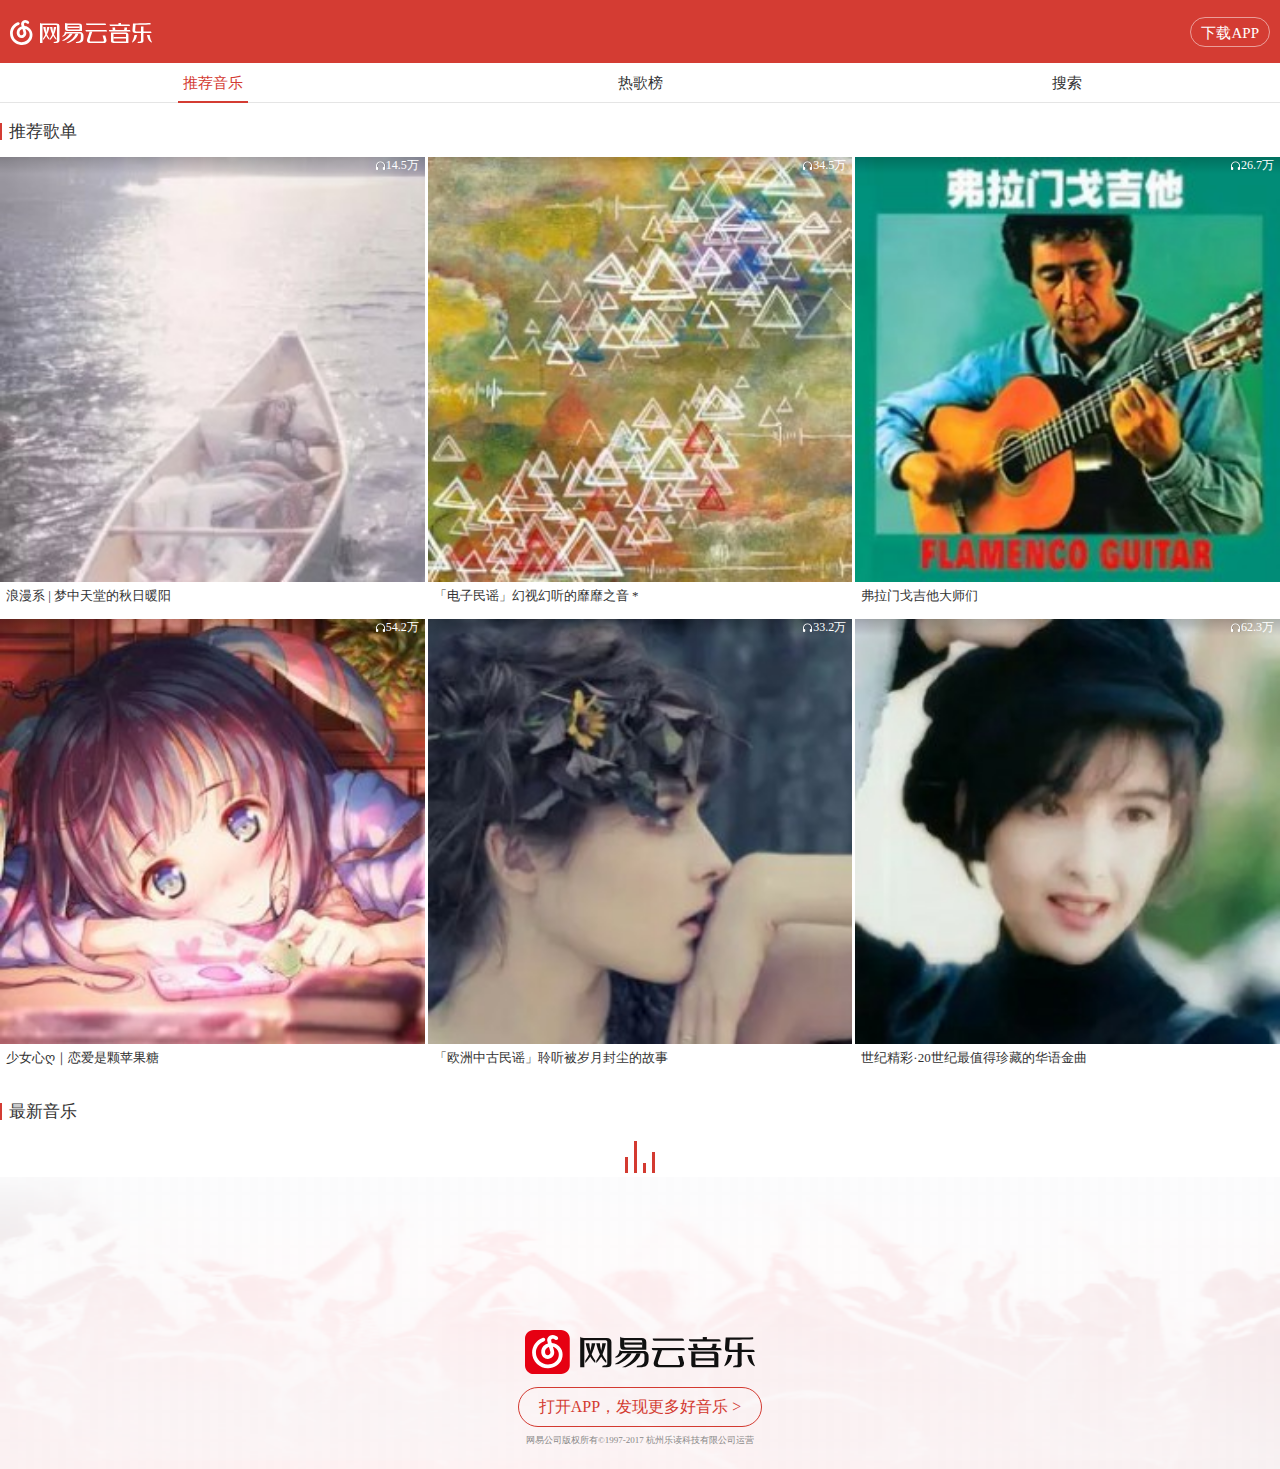
<file: index.html>
<!DOCTYPE html>
<html lang="zh">

<head>
  <meta charset="UTF-8">
  <meta name="viewport" content="width=device-width, initial-scale=1.0, minimum-scale=1.0, maximum-scale=1.0, user-scalable=no">
  <meta http-equiv="X-UA-Compatible" content="ie=edge">
  <title>NetEaseMusic</title>
  <link rel="stylesheet" href="./css/index.css">
  <script src="https://at.alicdn.com/t/font_432329_u6ygpv3t826mkj4i.js"></script>
</head>

<body>
  <header class="topBar">
    <svg class="logo" xmlns="http://www.w3.org/2000/svg" viewBox="0 0 284 50">
      <g fill="#fff">
        <path d="m36.37 14.412c-2.115-1.367-4.707-2.117-7.377-2.251l-.595-2.174.018.021c-.023-.064-.043-.127-.063-.189l-.176-.643c-.406-1.86.333-2.748.713-3.067.064-.048.131-.097.204-.145 1.74-1.154 4.218.695 4.357.804 1.1 1.055 3.112 1.315 4.198.236 1.098-1.091.836-3.132-.261-4.223-1.708-1.698-6.95-4.426-11.41-1.467-4.01 2.659-4.09 6.402-3.431 8.565l.8 2.927c-1.339.383-2.624.933-3.797 1.647-4.391 2.676-6.594 7.192-6.04 12.391.564 5.335 4.575 9.208 9.536 9.208 5.267 0 9.551-4.262 9.551-9.501-.071-1.251-.057-1.236-.226-2.354-.165-1.091-1.783-6.218-1.783-6.218.994.229 1.923.602 2.725 1.12 9.06 5.856 5.289 15.176 5.118 15.583-2.495 5.954-7.934 9.509-14.923 9.754-4.555.16-8.919-1.535-12.289-4.772-3.554-3.41-5.591-8.189-5.591-13.11 0-7.414 4.687-14.14 11.662-16.749 1.453-.542 2.625-2.087 1.822-3.881-.632-1.41-2.344-1.895-3.796-1.352-9.156 3.418-15.307 12.251-15.307 21.981 0 6.43 2.664 12.675 7.308 17.14 4.283 4.111 9.793 6.349 15.595 6.349.264 0 .529-.004.793-.014 9.142-.32 16.585-5.251 19.9-13.164 2.071-4.807 3.225-15.684-7.231-22.445m-9.396 12.139c0 2.157-1.764 3.911-3.933 3.911-2.407 0-3.734-2.179-3.949-4.204-.408-3.861 1.619-5.959 3.392-7.04.719-.438 1.509-.781 2.335-1.029 0 0 1.912 6.05 2.061 6.99.164 1.037.094 1.372.094 1.372"></path>
        <path d="m80.12 40.04c0 0-.333-2.724 0-3.144 7.73-9.758 7.56-22.887 7.56-22.887h4.738c-.082.452-2.448 16.971-12.298 26.03"></path>
        <path d="m92.85 40.04c0 0 .333-2.724 0-3.144-7.729-9.758-8.131-22.887-8.131-22.887h-4.739c.082.452 3.02 16.971 12.87 26.03"></path>
        <path d="m66.12 40.04c0 0-.332-2.724 0-3.144 7.711-9.758 8.138-22.887 8.138-22.887h4.727c-.081.452-3.038 16.971-12.865 26.03"></path>
        <path d="m78.82 40.04c0 0 .332-2.724 0-3.144-7.71-9.758-7.515-22.887-7.515-22.887h-4.728c.081.452 2.417 16.971 12.243 26.03"></path>
        <path d="m93.1 6.82l-28.11.201c-3.618-.045-5-.822-5-2.01 0 .757 0 37.4 0 41.02l5-.006v-36h26c1.756 0 3 .17 3 2v29c0 1.688-1.27 2.27-6.06 2.818-.408.047-.708 2.188-.708 2.188h5.881c3.547 0 5.881-1.355 5.881-5.428v-28.351c.0001-4.072-2.333-5.428-5.88-5.428"></path>
        <path d="m154.33 10.02h37.67c-.106-1.835-.617-3.01-2.354-3.01h-37.67c.106 1.833.618 3.01 2.354 3.01"></path>
        <path d="m191.6 20.02h-40.624c.108 1.835.627 3.01 2.39 3.01h40.623c-.108-1.835-.628-3.01-2.389-3.01"></path>
        <path fill-rule="evenodd" d="m232 37.03h-25.01v-3.01h25.01v3.01"></path>
        <path d="m221.98 10.02v-3.996h-5v3.995h5"></path>
        <path d="m237.61 9.03h-38.613c.107 1.816.623 2.979 2.376 2.979h38.614c-.107-1.817-.623-2.979-2.377-2.979"></path>
        <path d="m238.62 20.05h-40.771c.106 1.835.619 3.01 2.363 3.01h40.771c-.107-1.836-.619-3.01-2.363-3.01"></path>
        <path d="m192.76 39.03c-.751-2.811-2.252-8.094-2.252-8.094h-5.314c0 0 1.721 6.03 2.406 8.371.337 1.148.185 1.649.104 2.265-.21 1.587-.896 1.433-2.51 1.433h-23.03c-2.757 0-3.196-2.519-2.805-3.695 1.51-4.541 5.313-16.293 5.313-16.293h-5.313c0 0-3.673 11.45-5.153 16.01-.364 1.123-.271 2.446-.16 2.994.595 2.951 2.752 3.998 5.757 3.998h27.749c3 0 4.677-1.048 5.271-3.999.108-.549.332-1.493-.068-2.994"></path>
        <path d="m230.34 24.87h-24.816c-2.188.021-3.546-.115-3.546-.602 0 0 0 14.237 0 17.453 0 4.063 1.755 4.212 5.317 4.212h29.545v-16.248c0-4.064-2.936-4.815-6.5-4.815m1.65 5.563v12.585h-22.665c-1.747 0-2.343-.427-2.343-1.798v-13.185h22.08c1.748 0 2.928-.157 2.928 1.198v1.2"></path>
        <path d="m210.24 17.581v-.642-1.926h-5.235v1.926c0 1.534.444 3.056.974 4.086h7.02c-1.736 0-2.762-1.495-2.762-3.444"></path>
        <path d="m233.98 16.939v-1.926h-5.236v1.926.642c0 1.949-1.023 3.444-2.764 3.444h7.03c.53-1.029.967-2.551.967-4.086"></path>
        <path d="m261.99 13.02v28c0 1.704-.629 2.146-5.625 2.702-.426.047-1.377 2.285-1.377 2.285h6.276c3.407 0 5.726-.923 5.718-4.341-.018-8 0-28.638 0-28.638l-4.992-.008"></path>
        <path d="m283.82 44.12c.38.664 0 .904 0 .904-3.755-.994-8.592-6.405-9.842-15h5.367c.0001 0 .891 7.844 4.475 14.1"></path>
        <path fill-rule="evenodd" d="m138.98 16.02h-23.99v-2.994h23.99v2.994"></path>
        <path d="m138.02 6.771h-22.663c-4.02 0-5.367-.559-5.367-1.76 0 .736 0 7.626 0 11.147 0 3.961 1.175 5.867 4.771 5.867h23.259 5.963v-9.974c0-3.961-2.367-5.28-5.963-5.28m.971 12.257h-21.648c-1.761 0-2.36-.543-2.36-2.253v-6.759h21.649c1.761 0 2.36-.02 2.36 1.69v7.322z"></path>
        <path d="m120 27.05c-2.535 3.611-7.836 9.777-14.92 13.465-.411.214-1.535 1.204-1.182 1.204.738 0 .308 0 2.363 0 4.674 0 17.408-9.327 19.06-14.669h-5.318"></path>
        <path d="m131.52 27.05c-2.977 7.094-9.188 14.377-17.283 18.05-.421.19-1.24.827-.887.827.886 0 1.33 0 1.773 0 5.411 0 19.244-8.176 21.715-18.881h-5.318"></path>
        <path d="m147 31.62c0-4.074-2.461-7.6-6.01-7.6h-28c-1.267-.03-1.884.167-2.197-.548-.226-.516-.883-.452-.883-.452-.686 4.109-1.573 7.03-5.299 9.05-.159.07-.978.863-.441.905 1.038.079 2.656-.217 3.532-.453 2.042-.551 3.583-3.196 5.288-5.504h26c1.769.007 2.712.957 2.712 2.788v6.337c0 2.745-.478 7.693-9.3 7.693-.411 0-.708 2.188-.708 2.188h4.709c6.263 0 10.598-2.224 10.598-10.334v-4.072z"></path>
        <path d="m280.64 22.968h-27.681c-1.758 0-2.786.011-2.65-1.763.145-1.885.884-11.729.884-11.729 2.38-.002 19.912-.12 29.595-.69.567-.033.575-2.796 0-2.76-10.47.648-34.798.995-34.798.995s-.693 9.675-.98 13.724c-.291 4.081 2.043 5.29 5.595 5.29h32.392c-.107-1.87-.619-3.067-2.357-3.067"></path>
        <path d="m244.15 44.12c-.369.664 0 .904 0 .904 3.641-.994 8.617-6.405 9.83-15h-5.203c0 0-1.152 7.844-4.627 14.1"></path>
      </g>
    </svg>
    <a class="downLoad" src="#">下载APP</a>
  </header>
  <nav class="siteNav">
    <ol>
      <li class="active"><span>推荐音乐</span></li>
      <li><span>热歌榜</span></li>
      <li><span>搜索</span></li>
    </ol>
  </nav>
  <ol class="tabContent">
    <li class="active">
      <section class="playLists">
        <h2>推荐歌单</h2>
        <ul>
          <li>
            <a href="./playlist.html">
              <div class="number">
                <svg class="icon-db"xmlns="http://www.w3.org/2000/svg" viewBox="0 0 22 20"><g opacity=".15"><path fill-rule="evenodd" fill="#040000" d="m22 16.777c0 1.233-1.121 2.233-2.506 2.233-1.384 0-2.506-1-2.506-2.233v-2.553c0-1.234 1.122-2.233 2.506-2.233.174 0 .343.017.506.046v-1.37h-.033c.017-.22.033-.441.033-.666 0-4.418-3.582-8-8-8-4.418 0-8 3.582-8 8 0 .225.016.446.034.666h-.034v1.37c.163-.029.333-.046.505-.046 1.384 0 2.506.999 2.506 2.233v2.553c0 1.233-1.122 2.233-2.506 2.233s-2.505-.999-2.505-2.233v-2.553c0-.258.059-.501.148-.73-.085-.148-.148-.31-.148-.493v-2.667c0-.023.012-.043.013-.067-.004-.088-.013-.176-.013-.266 0-5.523 4.477-10 10-10 5.523 0 10 4.477 10 10 0 .09-.009.178-.014.266.002.024.014.044.014.067v2c0 .306-.145.569-.36.753.224.334.36.72.36 1.138v2.552"/></g><path fill-rule="evenodd" fill="#fff" d="m20 16.777c0 1.233-1.121 2.233-2.506 2.233-1.384 0-2.506-1-2.506-2.233v-2.553c0-1.234 1.122-2.233 2.506-2.233.174 0 .343.017.506.046v-1.37h-.033c.017-.22.033-.441.033-.666 0-4.418-3.582-8-8-8-4.418 0-8 3.582-8 8 0 .225.016.446.034.666h-.034v1.37c.163-.029.333-.046.505-.046 1.384 0 2.506.999 2.506 2.233v2.553c0 1.233-1.122 2.233-2.506 2.233s-2.505-.999-2.505-2.233v-2.553c0-.258.059-.501.148-.73-.085-.148-.148-.31-.148-.493v-2.667c0-.023.012-.043.013-.067-.004-.088-.013-.176-.013-.266 0-5.523 4.477-10 10-10 5.523 0 10 4.477 10 10 0 .09-.009.178-.014.266.002.024.014.044.014.067v2c0 .306-.145.569-.36.753.224.334.36.72.36 1.138v2.552"/></svg>
                <span>14.5万</span>
              </div>
              <img src="./sources/1.jpg" alt="">
              <p>浪漫系 | 梦中天堂的秋日暖阳</p>
            </a>
          </li>
          <li>
            <a href="./playlist.html">
              <div class="number">
                <svg class="icon-db"xmlns="http://www.w3.org/2000/svg" viewBox="0 0 22 20"><g opacity=".15"><path fill-rule="evenodd" fill="#040000" d="m22 16.777c0 1.233-1.121 2.233-2.506 2.233-1.384 0-2.506-1-2.506-2.233v-2.553c0-1.234 1.122-2.233 2.506-2.233.174 0 .343.017.506.046v-1.37h-.033c.017-.22.033-.441.033-.666 0-4.418-3.582-8-8-8-4.418 0-8 3.582-8 8 0 .225.016.446.034.666h-.034v1.37c.163-.029.333-.046.505-.046 1.384 0 2.506.999 2.506 2.233v2.553c0 1.233-1.122 2.233-2.506 2.233s-2.505-.999-2.505-2.233v-2.553c0-.258.059-.501.148-.73-.085-.148-.148-.31-.148-.493v-2.667c0-.023.012-.043.013-.067-.004-.088-.013-.176-.013-.266 0-5.523 4.477-10 10-10 5.523 0 10 4.477 10 10 0 .09-.009.178-.014.266.002.024.014.044.014.067v2c0 .306-.145.569-.36.753.224.334.36.72.36 1.138v2.552"/></g><path fill-rule="evenodd" fill="#fff" d="m20 16.777c0 1.233-1.121 2.233-2.506 2.233-1.384 0-2.506-1-2.506-2.233v-2.553c0-1.234 1.122-2.233 2.506-2.233.174 0 .343.017.506.046v-1.37h-.033c.017-.22.033-.441.033-.666 0-4.418-3.582-8-8-8-4.418 0-8 3.582-8 8 0 .225.016.446.034.666h-.034v1.37c.163-.029.333-.046.505-.046 1.384 0 2.506.999 2.506 2.233v2.553c0 1.233-1.122 2.233-2.506 2.233s-2.505-.999-2.505-2.233v-2.553c0-.258.059-.501.148-.73-.085-.148-.148-.31-.148-.493v-2.667c0-.023.012-.043.013-.067-.004-.088-.013-.176-.013-.266 0-5.523 4.477-10 10-10 5.523 0 10 4.477 10 10 0 .09-.009.178-.014.266.002.024.014.044.014.067v2c0 .306-.145.569-.36.753.224.334.36.72.36 1.138v2.552"/></svg>
                <span>34.5万</span>
              </div>
              <img src="./sources/2.jpg" alt="">
              <p>「电子民谣​」幻视幻听的靡靡之音 *</p>
            </a>
          </li>
          <li>
            <a href="./playlist.html">
              <div class="number">
                <svg class="icon-db"xmlns="http://www.w3.org/2000/svg" viewBox="0 0 22 20"><g opacity=".15"><path fill-rule="evenodd" fill="#040000" d="m22 16.777c0 1.233-1.121 2.233-2.506 2.233-1.384 0-2.506-1-2.506-2.233v-2.553c0-1.234 1.122-2.233 2.506-2.233.174 0 .343.017.506.046v-1.37h-.033c.017-.22.033-.441.033-.666 0-4.418-3.582-8-8-8-4.418 0-8 3.582-8 8 0 .225.016.446.034.666h-.034v1.37c.163-.029.333-.046.505-.046 1.384 0 2.506.999 2.506 2.233v2.553c0 1.233-1.122 2.233-2.506 2.233s-2.505-.999-2.505-2.233v-2.553c0-.258.059-.501.148-.73-.085-.148-.148-.31-.148-.493v-2.667c0-.023.012-.043.013-.067-.004-.088-.013-.176-.013-.266 0-5.523 4.477-10 10-10 5.523 0 10 4.477 10 10 0 .09-.009.178-.014.266.002.024.014.044.014.067v2c0 .306-.145.569-.36.753.224.334.36.72.36 1.138v2.552"/></g><path fill-rule="evenodd" fill="#fff" d="m20 16.777c0 1.233-1.121 2.233-2.506 2.233-1.384 0-2.506-1-2.506-2.233v-2.553c0-1.234 1.122-2.233 2.506-2.233.174 0 .343.017.506.046v-1.37h-.033c.017-.22.033-.441.033-.666 0-4.418-3.582-8-8-8-4.418 0-8 3.582-8 8 0 .225.016.446.034.666h-.034v1.37c.163-.029.333-.046.505-.046 1.384 0 2.506.999 2.506 2.233v2.553c0 1.233-1.122 2.233-2.506 2.233s-2.505-.999-2.505-2.233v-2.553c0-.258.059-.501.148-.73-.085-.148-.148-.31-.148-.493v-2.667c0-.023.012-.043.013-.067-.004-.088-.013-.176-.013-.266 0-5.523 4.477-10 10-10 5.523 0 10 4.477 10 10 0 .09-.009.178-.014.266.002.024.014.044.014.067v2c0 .306-.145.569-.36.753.224.334.36.72.36 1.138v2.552"/></svg>
                <span>26.7万</span>
              </div>
              <img src="./sources/3.jpg" alt="">
              <p>弗拉门戈吉他大师们</p>
            </a>
          </li>
          <li>
            <a href="./playlist.html">
              <div class="number">
                <svg class="icon-db"xmlns="http://www.w3.org/2000/svg" viewBox="0 0 22 20"><g opacity=".15"><path fill-rule="evenodd" fill="#040000" d="m22 16.777c0 1.233-1.121 2.233-2.506 2.233-1.384 0-2.506-1-2.506-2.233v-2.553c0-1.234 1.122-2.233 2.506-2.233.174 0 .343.017.506.046v-1.37h-.033c.017-.22.033-.441.033-.666 0-4.418-3.582-8-8-8-4.418 0-8 3.582-8 8 0 .225.016.446.034.666h-.034v1.37c.163-.029.333-.046.505-.046 1.384 0 2.506.999 2.506 2.233v2.553c0 1.233-1.122 2.233-2.506 2.233s-2.505-.999-2.505-2.233v-2.553c0-.258.059-.501.148-.73-.085-.148-.148-.31-.148-.493v-2.667c0-.023.012-.043.013-.067-.004-.088-.013-.176-.013-.266 0-5.523 4.477-10 10-10 5.523 0 10 4.477 10 10 0 .09-.009.178-.014.266.002.024.014.044.014.067v2c0 .306-.145.569-.36.753.224.334.36.72.36 1.138v2.552"/></g><path fill-rule="evenodd" fill="#fff" d="m20 16.777c0 1.233-1.121 2.233-2.506 2.233-1.384 0-2.506-1-2.506-2.233v-2.553c0-1.234 1.122-2.233 2.506-2.233.174 0 .343.017.506.046v-1.37h-.033c.017-.22.033-.441.033-.666 0-4.418-3.582-8-8-8-4.418 0-8 3.582-8 8 0 .225.016.446.034.666h-.034v1.37c.163-.029.333-.046.505-.046 1.384 0 2.506.999 2.506 2.233v2.553c0 1.233-1.122 2.233-2.506 2.233s-2.505-.999-2.505-2.233v-2.553c0-.258.059-.501.148-.73-.085-.148-.148-.31-.148-.493v-2.667c0-.023.012-.043.013-.067-.004-.088-.013-.176-.013-.266 0-5.523 4.477-10 10-10 5.523 0 10 4.477 10 10 0 .09-.009.178-.014.266.002.024.014.044.014.067v2c0 .306-.145.569-.36.753.224.334.36.72.36 1.138v2.552"/></svg>
                <span>54.2万</span>
              </div>
              <img src="./sources/4.jpg" alt="">
              <p>少女心ღ｜恋爱是颗苹果糖</p>
            </a>
          </li>
          <li>
            <a href="./playlist.html">
              <div class="number">
                <svg class="icon-db"xmlns="http://www.w3.org/2000/svg" viewBox="0 0 22 20"><g opacity=".15"><path fill-rule="evenodd" fill="#040000" d="m22 16.777c0 1.233-1.121 2.233-2.506 2.233-1.384 0-2.506-1-2.506-2.233v-2.553c0-1.234 1.122-2.233 2.506-2.233.174 0 .343.017.506.046v-1.37h-.033c.017-.22.033-.441.033-.666 0-4.418-3.582-8-8-8-4.418 0-8 3.582-8 8 0 .225.016.446.034.666h-.034v1.37c.163-.029.333-.046.505-.046 1.384 0 2.506.999 2.506 2.233v2.553c0 1.233-1.122 2.233-2.506 2.233s-2.505-.999-2.505-2.233v-2.553c0-.258.059-.501.148-.73-.085-.148-.148-.31-.148-.493v-2.667c0-.023.012-.043.013-.067-.004-.088-.013-.176-.013-.266 0-5.523 4.477-10 10-10 5.523 0 10 4.477 10 10 0 .09-.009.178-.014.266.002.024.014.044.014.067v2c0 .306-.145.569-.36.753.224.334.36.72.36 1.138v2.552"/></g><path fill-rule="evenodd" fill="#fff" d="m20 16.777c0 1.233-1.121 2.233-2.506 2.233-1.384 0-2.506-1-2.506-2.233v-2.553c0-1.234 1.122-2.233 2.506-2.233.174 0 .343.017.506.046v-1.37h-.033c.017-.22.033-.441.033-.666 0-4.418-3.582-8-8-8-4.418 0-8 3.582-8 8 0 .225.016.446.034.666h-.034v1.37c.163-.029.333-.046.505-.046 1.384 0 2.506.999 2.506 2.233v2.553c0 1.233-1.122 2.233-2.506 2.233s-2.505-.999-2.505-2.233v-2.553c0-.258.059-.501.148-.73-.085-.148-.148-.31-.148-.493v-2.667c0-.023.012-.043.013-.067-.004-.088-.013-.176-.013-.266 0-5.523 4.477-10 10-10 5.523 0 10 4.477 10 10 0 .09-.009.178-.014.266.002.024.014.044.014.067v2c0 .306-.145.569-.36.753.224.334.36.72.36 1.138v2.552"/></svg>
                <span>33.2万</span>
              </div>
              <img src="./sources/5.jpg" alt="">
              <p>「欧洲中古民谣」聆听被岁月封尘的故事</p>
            </a>
          </li>
          <li>
            <a href="./playlist.html">
              <div class="number">
                <svg class="icon-db"xmlns="http://www.w3.org/2000/svg" viewBox="0 0 22 20"><g opacity=".15"><path fill-rule="evenodd" fill="#040000" d="m22 16.777c0 1.233-1.121 2.233-2.506 2.233-1.384 0-2.506-1-2.506-2.233v-2.553c0-1.234 1.122-2.233 2.506-2.233.174 0 .343.017.506.046v-1.37h-.033c.017-.22.033-.441.033-.666 0-4.418-3.582-8-8-8-4.418 0-8 3.582-8 8 0 .225.016.446.034.666h-.034v1.37c.163-.029.333-.046.505-.046 1.384 0 2.506.999 2.506 2.233v2.553c0 1.233-1.122 2.233-2.506 2.233s-2.505-.999-2.505-2.233v-2.553c0-.258.059-.501.148-.73-.085-.148-.148-.31-.148-.493v-2.667c0-.023.012-.043.013-.067-.004-.088-.013-.176-.013-.266 0-5.523 4.477-10 10-10 5.523 0 10 4.477 10 10 0 .09-.009.178-.014.266.002.024.014.044.014.067v2c0 .306-.145.569-.36.753.224.334.36.72.36 1.138v2.552"/></g><path fill-rule="evenodd" fill="#fff" d="m20 16.777c0 1.233-1.121 2.233-2.506 2.233-1.384 0-2.506-1-2.506-2.233v-2.553c0-1.234 1.122-2.233 2.506-2.233.174 0 .343.017.506.046v-1.37h-.033c.017-.22.033-.441.033-.666 0-4.418-3.582-8-8-8-4.418 0-8 3.582-8 8 0 .225.016.446.034.666h-.034v1.37c.163-.029.333-.046.505-.046 1.384 0 2.506.999 2.506 2.233v2.553c0 1.233-1.122 2.233-2.506 2.233s-2.505-.999-2.505-2.233v-2.553c0-.258.059-.501.148-.73-.085-.148-.148-.31-.148-.493v-2.667c0-.023.012-.043.013-.067-.004-.088-.013-.176-.013-.266 0-5.523 4.477-10 10-10 5.523 0 10 4.477 10 10 0 .09-.009.178-.014.266.002.024.014.044.014.067v2c0 .306-.145.569-.36.753.224.334.36.72.36 1.138v2.552"/></svg>
                <span>62.3万</span>
              </div>
              <img src="./sources/6.jpg" alt="">
              <p>世纪精彩·20世纪最值得珍藏的华语金曲</p>
            </a>
          </li>
        </ul>    
      </section>
      <section class="lastestMusic">
        <h2>最新音乐</h2>
        <ol>
          <img class="loading" src="./sources/loading.gif" alt="loading">
        </ol>
      </section>
      <section class="art">
        <svg class="logo" xmlns="http://www.w3.org/2000/svg" viewBox="0 0 460 88"><path fill-rule="evenodd" fill="#e60012" d="M0,17.171C0,7.688,7.819,0,17.466,0h54.583 c9.646,0,17.466,7.688,17.466,17.171v53.658c0,4.742-1.705,8.789-5.116,12.142c-3.411,3.354-7.527,5.03-12.351,5.03H17.466 C7.819,88.001,0,80.313,0,70.829V17.171z"></path><path fill="#fff" d="m63.6 29c-2.874-1.817-6.396-2.814-10.02-2.993l-.808-2.892.024.027c-.031-.086-.059-.17-.086-.252l-.239-.855c-.552-2.473.454-3.653.969-4.078.088-.064.179-.129.277-.192 2.364-1.535 5.731.924 5.92 1.068 1.494 1.403 4.229 1.75 5.704.314 1.491-1.451 1.136-4.165-.354-5.617-2.32-2.258-9.443-5.885-15.504-1.951-5.45 3.537-5.558 8.515-4.662 11.392l1.086 3.893c-1.819.51-3.564 1.241-5.159 2.191-5.967 3.559-8.96 9.565-8.212 16.479.767 7.097 6.216 12.247 12.957 12.247 7.157 0 12.978-5.668 12.978-12.636-.097-1.664-.077-1.644-.307-3.131-.224-1.451-2.422-8.271-2.422-8.271 1.35.304 2.613.801 3.702 1.489 12.307 7.788 7.186 20.18 6.955 20.726-3.389 7.919-10.78 12.646-20.277 12.973-6.188.214-12.12-2.041-16.697-6.346-4.829-4.537-7.598-10.895-7.598-17.44 0-9.859 6.369-18.812 15.847-22.274 1.973-.722 3.567-2.776 2.476-5.162-.859-1.875-3.185-2.52-5.158-1.798-12.44 4.546-20.798 16.294-20.798 29.23 0 8.552 3.619 16.857 9.929 22.788 5.819 5.469 13.307 8.445 21.19 8.444.358 0 .719-.006 1.078-.018 12.422-.427 22.536-6.984 27.04-17.509 2.812-6.392 4.38-20.857-9.827-29.85m-12.768 16.15c0 2.868-2.397 5.202-5.344 5.202-3.271 0-5.073-2.898-5.365-5.592-.555-5.135 2.2-7.926 4.609-9.363.977-.582 2.051-1.038 3.172-1.369 0 0 2.598 8.05 2.801 9.297.223 1.379.127 1.825.127 1.825"></path><g fill="#101010"><path d="m142.75 65.867c0 0-.516-4.094 0-4.726 11.981-14.67 11.718-34.407 11.718-34.407h7.344c-.126.678-3.794 25.512-19.06 39.13"></path><path d="m162.48 65.867c0 0 .516-4.094 0-4.726-11.981-14.67-12.603-34.407-12.603-34.407h-7.345c.126.678 4.681 25.512 19.948 39.13"></path><path d="m120.71 65.867c0 0-.515-4.094 0-4.726 11.981-14.67 12.644-34.407 12.644-34.407h7.345c-.126.678-4.721 25.512-19.989 39.13"></path><path d="m140.44 65.867c0 0 .516-4.094 0-4.726-11.98-14.67-11.677-34.407-11.677-34.407h-7.345c.126.678 3.755 25.512 19.02 39.13"></path><path d="m163.65 15.904h-45.905c-5.649-.067-7.345-.93-7.345-2.708 0 1.133 0 55.958 0 61.37h8.263v-54.15h41.31c2.741 0 4.591.871 4.591 3.61v43.32c0 2.523-1.514 3.124-8.996 3.947-.636.07-1.104 3.272-1.104 3.272h9.181c5.537 0 9.182-2.029 9.182-8.122v-42.42c0-6.093-3.645-8.123-9.182-8.123"></path><path d="m259.13 21.319h58.759c-.166-2.751-.963-4.513-3.673-4.513h-58.759c.167 2.752.963 4.513 3.673 4.513"></path><path d="m316.06 35.761h-62.43c.166 2.751.964 4.513 3.672 4.513h62.43c-.167-2.752-.963-4.513-3.672-4.513"></path><path fill-rule="evenodd" d="m378.49 61.03h-37.642v-4.512h37.642v4.512"></path><path d="m363.8 20.426v-6.318h-8.255v6.318h8.255"></path><path d="m387.67 18.612h-59.678c.167 2.751.964 4.513 3.673 4.513h59.677c-.166-2.752-.963-4.513-3.672-4.513"></path><path d="m389.51 35.761h-63.35c.166 2.751.963 4.513 3.673 4.513h63.35c-.166-2.752-.963-4.513-3.673-4.513"></path><path d="m317.72 64.11c-1.168-4.204-3.503-12.11-3.503-12.11h-8.263c0 0 2.677 9.02 3.742 12.521.523 1.718.286 2.467.16 3.387-.326 2.373-1.394 2.144-3.902 2.144h-35.806c-4.287 0-4.971-3.768-4.361-5.528 2.349-6.791 8.263-24.368 8.263-24.368h-8.263c0 0-5.711 17.13-8.01 23.951-.566 1.68-.422 3.659-.25 4.479.924 4.414 4.279 5.979 8.951 5.979h43.15c4.672 0 7.272-1.567 8.196-5.981.173-.821.523-2.234-.101-4.479"></path><path d="m376.65 42.98h-38.561c-3.396.032-5.509-.172-5.509-.902 0 0 0 21.352 0 26.18 0 6.094 2.727 6.317 8.264 6.317h45.904v-24.368c.0001-6.095-4.561-7.222-10.1-7.222m1.836 8.124v18.954h-33.97c-2.74 0-3.672-.643-3.672-2.707v-19.857h33.05c2.739 0 4.59-.237 4.59 1.805v1.805"></path><path d="m344.52 31.25v-.902-2.708h-8.263v2.708c0 2.157.702 4.296 1.537 5.744h11.08c-2.74 0-4.357-2.104-4.357-4.842"></path><path d="m383.08 30.346v-2.708h-8.263v2.708.902c0 2.738-1.617 4.842-4.362 4.842h11.1c.836-1.448 1.526-3.587 1.526-5.744"></path><path d="m425.31 25.832v41.519c0 2.523-.153 3.124-7.634 3.947-.637.07-2.061 3.386-2.061 3.386h9.396c5.102 0 8.572-1.367 8.561-6.431-.026-11.852 0-42.42 0-42.42h-8.262"></path><path d="m459.74 71.3c.586.993 0 1.354 0 1.354-5.779-1.489-13.224-9.586-15.15-22.45h8.263c-.0001-.0001 1.37 11.738 6.885 21.1"></path><path fill-rule="evenodd" d="m234.35 29.432h-35.818v-4.492h35.818v4.492"></path><path d="m233.43 15.904h-34.888c-6.191 0-8.263-.859-8.263-2.708 0 1.133 0 11.732 0 17.15 0 6.093 1.809 9.02 7.345 9.02h35.807 9.181v-15.343c-.002-6.093-3.646-8.123-9.182-8.123m.918 18.953h-32.13c-2.741 0-3.672-.871-3.672-3.609v-10.831h32.13c2.74 0 3.672-.032 3.672 2.708v11.732"></path><path d="m205.2 46.25c-3.938 5.417-12.175 14.665-23.18 20.2-.637.319-2.384 1.805-1.836 1.805 1.147 0 .479 0 3.672 0 7.262 0 27.05-13.988 29.609-22h-8.263"></path><path d="m223.1 46.25c-4.625 10.639-14.276 21.563-26.854 27.08-.654.286-1.926 1.24-1.377 1.24 1.376 0 2.066 0 2.754 0 8.409 0 29.902-12.262 33.741-28.317h-8.264"></path><path d="m247.2 53.02c0-6.095-3.645-10.944-9.181-10.944h-43.15c-1.977-.045-3.645-.172-4.132-1.241-.352-.771-1.376-.676-1.376-.676-1.069 6.146-2.452 10.509-8.263 13.538-.25.105-1.524 1.292-.688 1.354 1.619.119 4.143-.324 5.508-.677 3.185-.823 6.293-4.333 8.952-7.785h39.479c2.757.011 4.59.984 4.59 3.724v9.477c0 4.106-.745 11.507-14.502 11.507-.64 0-1.104 3.272-1.104 3.272h7.345c9.767 0 16.525-3.325 16.525-15.456v-6.093z"></path><path d="m455.61 39.37h-43.15c-2.741 0-4.344.015-4.132-2.595.224-2.775 1.377-17.262 1.377-17.262 3.71-.003 31.04-.176 46.13-1.016.884-.05.896-4.114 0-4.062-15.1.884-46.13.563-46.13.563h-8.264c0 0-.927 15.14-1.376 21.1-.453 6.01 3.186 7.785 8.722 7.785h50.5c-.165-2.75-.962-4.511-3.672-4.511"></path><path d="m398.69 71.3c-.585.993 0 1.354 0 1.354 5.778-1.489 13.682-9.586 15.608-22.45h-8.264c0-.0001-1.829 11.738-7.344 21.1"></path></g></svg>
        <a href="">
            打开APP，发现更多好音乐 >
        </a>
        <div class="copyRight">
            网易公司版权所有©1997-2017   杭州乐读科技有限公司运营
        </div>
      </section>
    </li>
    <li class="hotMusic">
      <img class="loading" src="./sources/loading.gif" alt="loading">
      <div class="intro">
      </div>
      <ol></ol>
    </li>
    <li class="searchMusic">
      <div class="search">
        <svg class="icon-search" xmlns="http://www.w3.org/2000/svg" viewBox="0 0 26 26"><path fill-rule="evenodd" fill="#c9c9ca" d="M25.181,23.535l-1.414,1.414l-7.315-7.314   C14.709,19.107,12.46,20,10,20C4.477,20,0,15.523,0,10C0,4.477,4.477,0,10,0c5.523,0,10,4.477,10,10c0,2.342-0.811,4.49-2.16,6.195   L25.181,23.535z M10,2c-4.418,0-8,3.582-8,8s3.582,8,8,8c4.418,0,8-3.582,8-8S14.418,2,10,2z"/></svg>
        <input type="text" placeholder="搜索歌曲、歌手、专辑">
      </div>
      <div class="result active">
        <h3>热门搜索</h3>
        <ul class="recommend">
          <img class="loading" src="./sources/loading.gif" alt="loading">
        </ul>
        <ol class="resulted">
          <li>
            <a href="#">
              <svg class="history" xmlns="http://www.w3.org/2000/svg" viewBox="0 0 30 30"><path fill-rule="evenodd" fill="#c9caca" d="m15 30c-8.284 0-15-6.716-15-15s6.716-15 15-15 15 6.716 15 15-6.716 15-15 15m0-28c-7.18 0-13 5.82-13 13s5.82 13 13 13 13-5.82 13-13-5.82-13-13-13m7 16h-8c-.552 0-1-.447-1-1v-10c0-.553.448-1 1-1s1 .447 1 1v9h7c.553 0 1 .447 1 1s-.447 1-1 1"/></svg>
              <h3>小半</h3>
              <svg class="delete" xmlns="http://www.w3.org/2000/svg" viewBox="0 0 24 24"><path fill-rule="evenodd" fill="#999899" d="m13.379 12l10.338 10.337c.381.381.381.998 0 1.379s-.998.381-1.378 0l-10.338-10.338-10.338 10.338c-.38.381-.997.381-1.378 0s-.381-.998 0-1.379l10.338-10.337-10.338-10.338c-.381-.38-.381-.997 0-1.378s.998-.381 1.378 0l10.338 10.338 10.338-10.338c.38-.381.997-.381 1.378 0s.381.998 0 1.378l-10.338 10.338"/></svg>
            </a>
          </li>
          <li>
            <a href="#">
              <svg class="history" xmlns="http://www.w3.org/2000/svg" viewBox="0 0 30 30"><path fill-rule="evenodd" fill="#c9caca" d="m15 30c-8.284 0-15-6.716-15-15s6.716-15 15-15 15 6.716 15 15-6.716 15-15 15m0-28c-7.18 0-13 5.82-13 13s5.82 13 13 13 13-5.82 13-13-5.82-13-13-13m7 16h-8c-.552 0-1-.447-1-1v-10c0-.553.448-1 1-1s1 .447 1 1v9h7c.553 0 1 .447 1 1s-.447 1-1 1"/></svg>
              <h3>我们不一样</h3>
              <svg class="delete" xmlns="http://www.w3.org/2000/svg" viewBox="0 0 24 24"><path fill-rule="evenodd" fill="#999899" d="m13.379 12l10.338 10.337c.381.381.381.998 0 1.379s-.998.381-1.378 0l-10.338-10.338-10.338 10.338c-.38.381-.997.381-1.378 0s-.381-.998 0-1.379l10.338-10.337-10.338-10.338c-.381-.38-.381-.997 0-1.378s.998-.381 1.378 0l10.338 10.338 10.338-10.338c.38-.381.997-.381 1.378 0s.381.998 0 1.378l-10.338 10.338"/></svg>
            </a>
          </li>
        </ol>
      </div>
      <div class="resultInput">
        <div class="status">
          <h3></h3>
        </div>
        <ol class="resulted">
        </ol>
      </div>
    </li>
  </ol>
  
  <script src="https://apps.bdimg.com/libs/jquery/2.1.4/jquery.min.js"></script>
  <script src="./js/index.js"></script>
</body>
</html>
</file>
<file: css/index.css>
* {
  margin: 0;
  padding: 0;
  box-sizing: border-box;
}

*::before,
*::after {
  box-sizing: border-box;
}

h1,h2,h3,h4,h5,h6 {
  font-weight: normal;
}

ol,ul,li {
  list-style: none;
}

a {
  text-decoration: none;
  color: inherit;
}

body {
  color: #333;
  -webkit-user-select: none;
  -moz-user-select: none;
  -ms-user-select: none;
  user-select: none;
}

section > h2:first-child {
  border-left: 2px solid #d43c33;
  margin-bottom: 17px;
  padding-left: 7px;
  line-height: 1;
  font-size: 17px;
}

.loading {
  display: block;
  margin: 0 auto;
}

.loading.active {
  display: none;
}

.hiddWord {
  overflow: hidden;
  text-overflow: ellipsis;
  white-space: nowrap;
  word-break: normal;
}

.topBar {
  background: #d43c33;
  height: 64px;
  display: flex;
  justify-content: space-between;
  align-items: center;
  padding: 10px;
  position: fixed;
  width: 100%;
  z-index: 2;
}

.topBar .logo {
  width: 142px;
  height: 25px;
}

.topBar .downLoad {
  height: 30px;
  line-height: 30px;
  padding: 0 10px;
  border: 1px solid rgba(255,255,255,.5);
  border-radius: 30px;
  font-size: 15px;
  color: #fff;
}

.siteNav {}

.siteNav > ol {
  display: flex;
  height: 40px;
  align-items: center;
  border-bottom: 1px solid rgba(0,0,0,.1);
  position: fixed;
  width: 100%;
  background: white;
  top: 63px;
  z-index: 2;
}

.siteNav > ol > li {
  flex: 1;
  height: 40px;
  line-height: 40px;
  text-align: center;
  font-size: 15px;
}

.siteNav > ol > li.active span {
  color: #d43c33;
  display: inline-block;
  height: 100%;
  border-bottom: 2px solid #d43c33;
  padding: 0 5px;
}

.tabContent > li {
  padding-top: 123px;
  display: none;
}

.tabContent > li.active {
  display: block;
}

.playLists {
  padding-bottom: 21px;
}

.playLists > ul {
  display: flex;
  flex-wrap: wrap;
  justify-content: space-between
}

.playLists > ul > li {
  width: calc(33.333333% - 2px);
  padding-bottom: 16px;
}

.playLists > ul > li .number {
  position: absolute;
  display: flex;
  background: linear-gradient(180deg,rgba(0,0,0,.2),transparent);
  width: calc(33.333333% - 2px);
  font-size: 12px;
  align-items: center;
  justify-content: flex-end;
  color: #fff;
  padding-right: 6px;
}

.playLists > ul > li .icon-db {
  width: 10px;
  height: 10px;
}

.playLists > ul > li img {
  width: 100%;
}

.playLists > ul > li p {
  display: -webkit-box;
  -webkit-line-clamp: 2;
  -webkit-box-orient: vertical;
  overflow: hidden;
  font-size: 13px;
  padding: 2px 3px 0 6px;
  line-height: 1.2;
}

.lastestMusic {}

.lastestMusic > ol > li {
  position: relative;
  padding: 6px 10px;
  border-bottom: 1px solid rgba(0,0,0,.1);
}

.lastestMusic > ol > li h3,
.hotMusic > ol > li h3 {
  font-size: 17px;
  padding-right: 30px;
}

.lastestMusic > ol > li p,
.hotMusic > ol > li p {
  font-size: 12px;
  color: #888;
  padding-right: 30px;
}

.lastestMusic > ol > li .icon-sq,
.hotMusic > ol > li .icon-sq {
  width: 12px;
  height: 12px;
  position: relative;
  top: 4px;
  margin-right: 4px;
}

.lastestMusic > ol > li .icon-play,
.hotMusic > ol > li .icon-play {
  display: block;
  position: absolute;
  top: 50%;
  right: 0;
  transform: translate(-10px,-50%);
  width: 26px;
  height: 26px;
  fill: rgba(0,0,0,.6);
}

section.art {
  display: flex;
  flex-direction: column;
  align-items: center;
  background: url(../sources/bg1.png) no-repeat;
  background-size: 100% 100%;
}

section.art .logo {
  width: 230px;
  height: 44px;
  margin-top: 12%;
}

section.art a {
  font-size: 16px;
  border: 1px solid #d33a31;
  color: #d33a31;
  line-height: 38px;
  border-radius: 38px;
  padding: 0 20px;
  margin: 13px 0 5px 0;
 }

 section.art .copyRight {
  font-size: 12px;
  color: #888;
  transform: scale(.75);
  margin-bottom: 20px;
 }

 .intro {
   position: relative;
 }

 .intro > .hotCover {
  width: 100%;
  margin-top: -20px;
 }

 .intro > .hotText {
    width: 142px;
    height: 67px;
    position: absolute;
    top: -4px;
    left: 20px;
 }

 .intro > .hotDate {
   position: absolute;
   bottom: 20px;
   left: 20px;
   font-size: 12px;
   color: rgba(255,255,255,.7);
 }

 .hotMusic > ol > li {
  position: relative;
  padding: 6px 10px 6px 40px;
  border-bottom: 1px solid rgba(0,0,0,.1);
}

.hotMusic > ol > li .rank {
  position: absolute;
  left: 10px;
  top: 15px;
  font-size: 17px;
  color: #999;
}

.hotMusic > ol > li:first-child .rank {
  color: #df3436
}

.hotMusic > ol > li:nth-child(2) .rank {
  color: #df3436
}

.hotMusic > ol > li:nth-child(3) .rank {
  color: #df3436
}

 .searchMusic > .search {
  padding: 15px 10px;
  margin-top: -20px;
  position: relative;
  border-bottom: 1px solid rgba(0,0,0,.1);
 }

.searchMusic > .search > .icon-search {
  width: 13px;
  height: 13px;
  position: absolute;
  top: 50%;
  transform: translateY(-50%);
  left: 15px;
 }

 .searchMusic > .search > input {
   width: 100%;
   height: 30px;
   padding: 0 30px;
   border: 0;
   border-radius: 30px;
   outline: none;
   background: #ebecec;
 }

 .searchMusic > .result,
 .searchMusic > .resultInput {
   display: none;
 }

 .searchMusic > .active {
   display: block;
 }

 .searchMusic > .result > h3 {
   font-size: 12px;
   color: #666;
   padding: 10px;
 }

 .searchMusic > .result > .recommend {
  display: flex;
  flex-wrap: wrap;
  margin-bottom: 10px;
  padding: 0 10px;
 }

 .searchMusic > .result > .recommend li {
   height: 32px;
   line-height: 32px;
   padding: 0 14px;
   margin: 0 8px 8px 0;
   border: 1px solid rgba(0,0,0,.1);
   border-radius: 32px;
   font-size: 14px;
   color: #333;
 }

 .searchMusic > .result > .resulted li {
   position: relative;
   padding: 13px 0px;
   border-bottom: 1px solid rgba(0,0,0,0.1);
   margin-left: 30px;
 }

 .searchMusic > .result > .resulted li a,
 .searchMusic > .resultInput > .resulted li a {
   display: flex;
   align-items: center;
 }

 .searchMusic > .result > .resulted li h3 {
   font-size: 14px;
 }

 .searchMusic > .result > .resulted li .history {
   width: 15px;
   height: 15px;
   position: absolute;
   left: -20px;
 }

 .searchMusic > .result > .resulted li .delete {
   width: 13px;
   height: 13px;
   position: absolute;
   right: 15px;
 }

 .searchMusic > .resultInput > .status h3 {
   height: 50px;
   font-size: 15px;
   color: #507daf;
   margin-left: 10px;
   line-height: 50px;
   border-bottom: 1px solid rgba(0,0,0,.1);
 }

 .searchMusic > .resultInput > .resulted li {
  position: relative;
  padding: 13px 0px;
  border-bottom: 1px solid rgba(0,0,0,0.1);
  margin-left: 30px;
 }

 .searchMusic > .resultInput > .resulted li h3 {
   font-size: 15px;
   flex: 1;
 }

 .searchMusic > .resultInput > .resulted li .icon-search {
  width: 15px;
  height: 15px;
  position: absolute;
  left: -20px;
 }
</file>
